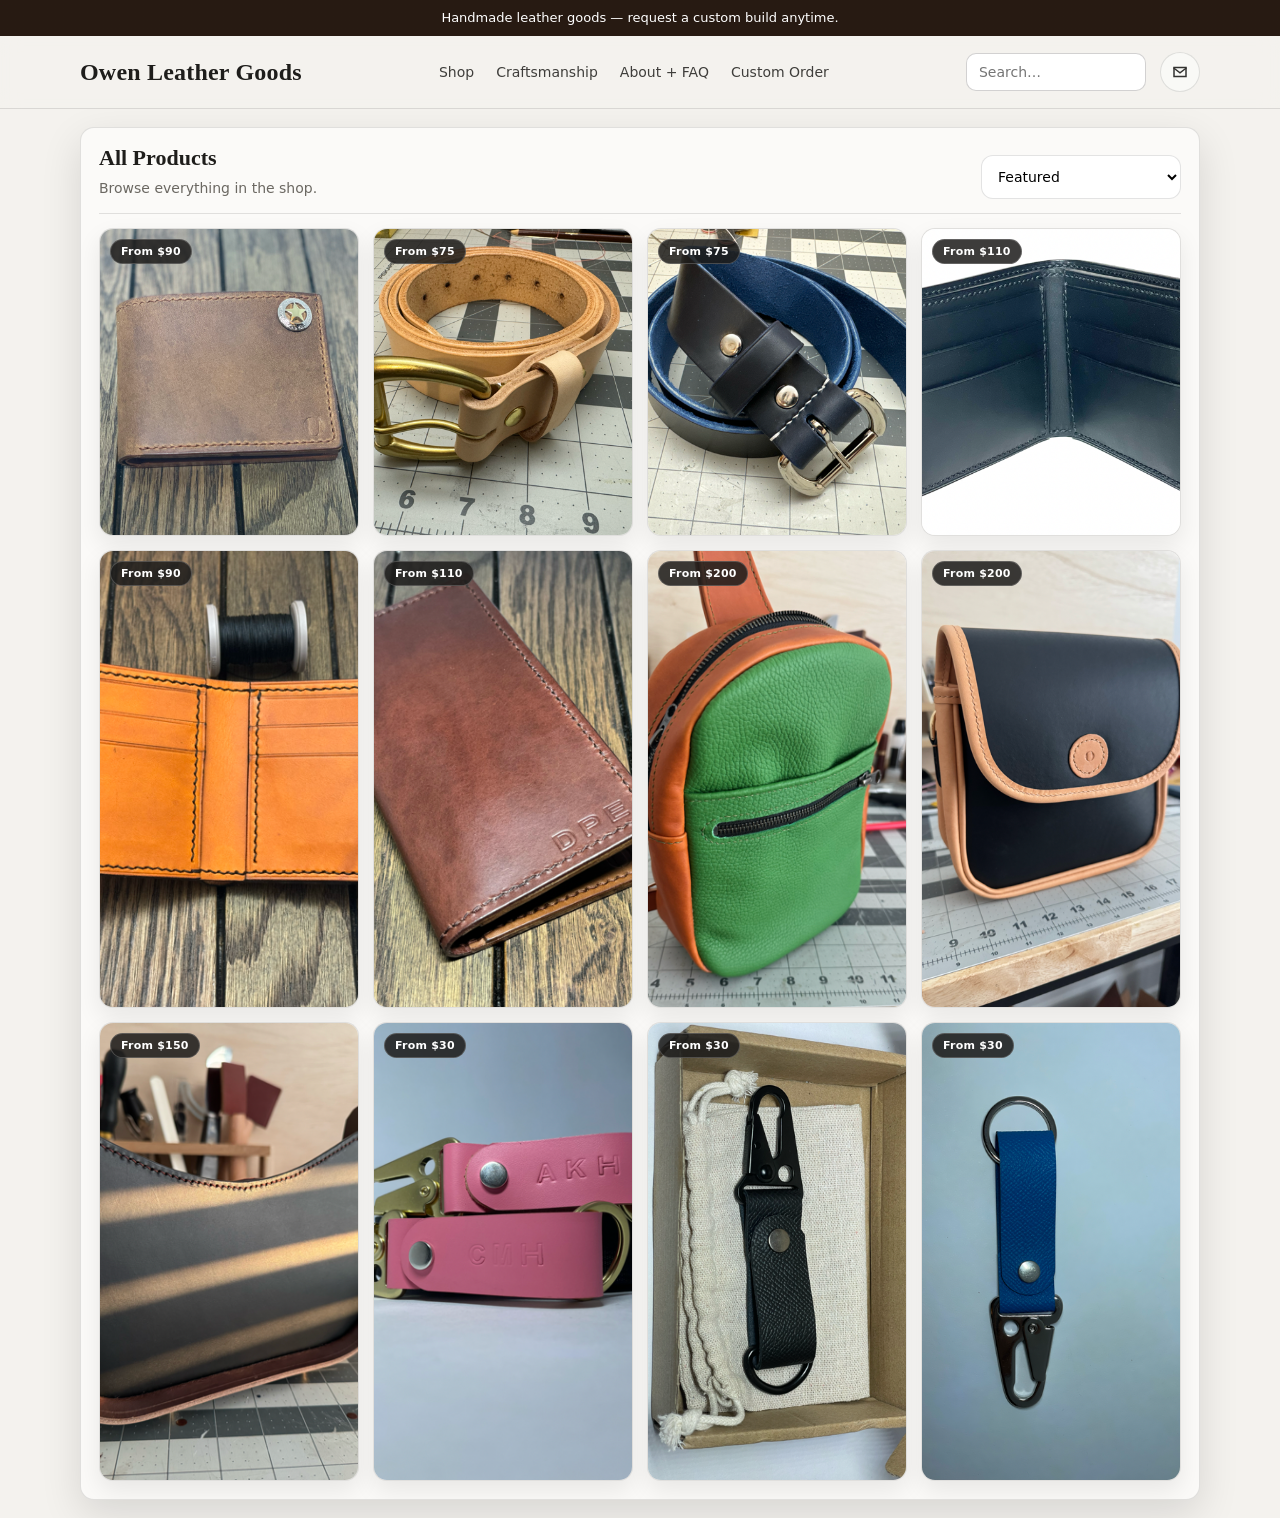
<file: collection.html>
<!doctype html>
<html lang="en">
<head>
  <meta charset="utf-8" />
  <meta name="viewport" content="width=device-width,initial-scale=1" />
  <title>Shop</title>
  <link rel="stylesheet" href="/style.css" />
</head>
<body>
  <header id="siteHeader"></header>

  <main class="container">
    <section class="page">
      <div class="pagePad">
        <div style="display:flex;justify-content:space-between;align-items:end;gap:12px;flex-wrap:wrap">
          <div>
            <h1 class="h2" style="margin:0" id="title">Shop</h1>
            <div class="muted" style="margin-top:8px;font:500 14px/1.5 var(--sans)" id="subtitle"></div>
          </div>
          <select class="select" id="sort" style="min-width:200px">
            <option value="featured">Featured</option>
            <option value="az">Name: A–Z</option>
            <option value="za">Name: Z–A</option>
          </select>
        </div>

        <div class="hr"></div>
        <div class="grid4" id="grid"></div>
      </div>
    </section>
  </main>

  <script type="module" src="/js/pages/collection.js"></script>
</body>
</html>
</file>
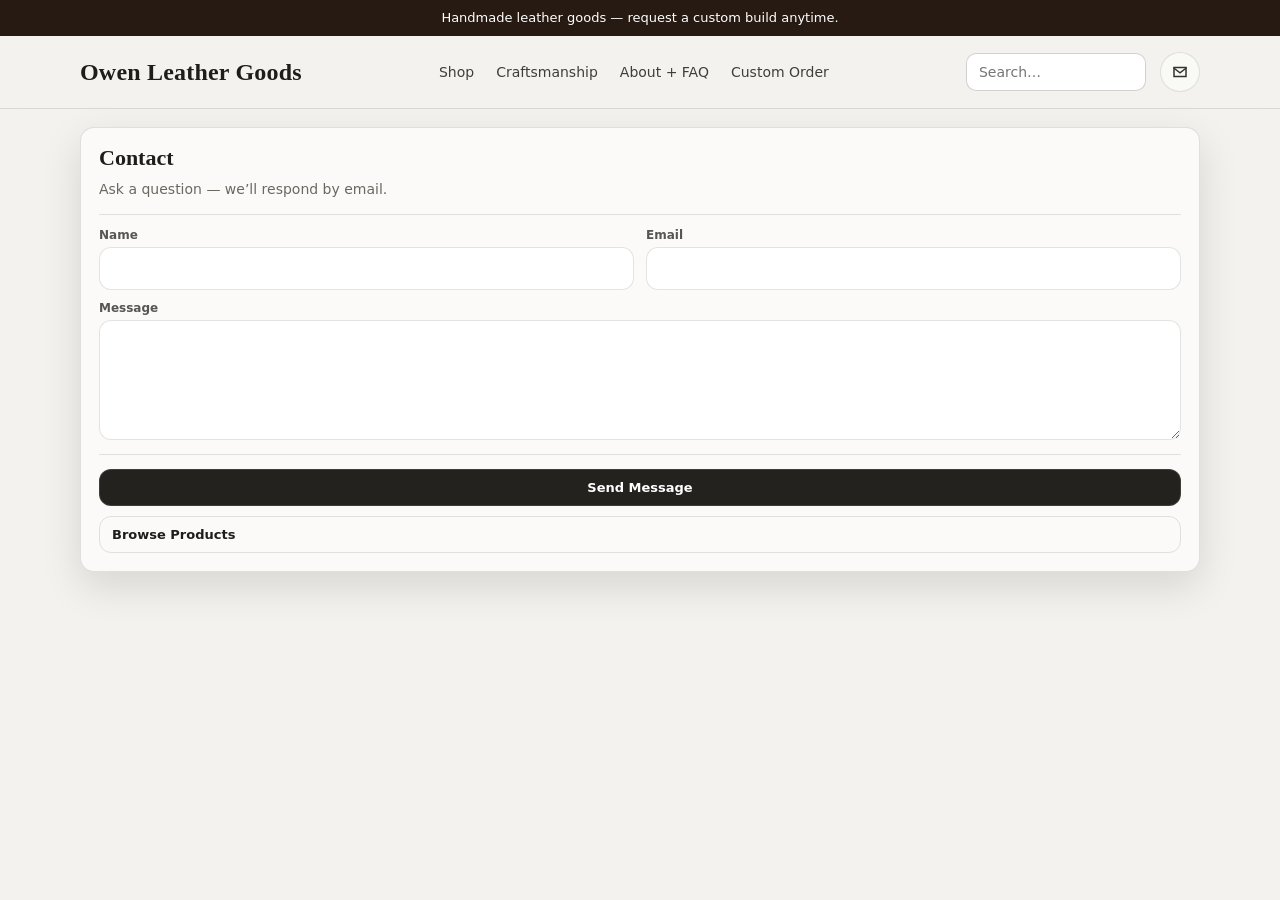
<file: contact.html>
<!doctype html>
<html lang="en">
<head>
  <meta charset="utf-8" />
  <meta name="viewport" content="width=device-width,initial-scale=1" />
  <title>Contact</title>
  <link rel="stylesheet" href="/style.css" />
</head>
<body>
  <header id="siteHeader"></header>

  <main class="container">
    <section class="page">
      <div class="pagePad">
        <h1 class="h2" style="margin:0">Contact</h1>
        <div class="muted" style="margin-top:8px;font:500 14px/1.6 var(--sans)">
          Ask a question — we’ll respond by email.
        </div>

        <div class="hr"></div>

        <form name="contact" method="POST" netlify action="/thank-you.html"
              data-netlify="true" netlify-honeypot="bot-field">
          <input type="hidden" name="form-name" value="contact" />
          <p style="display:none">
            <label>Don’t fill this out: <input name="bot-field" /></label>
          </p>

          <div class="formGrid">
            <div class="field">
              <label>Name</label>
              <input class="text" name="name" required />
            </div>

            <div class="field">
              <label>Email</label>
              <input class="text" name="email" type="email" required />
            </div>
          </div>

          <div class="field" style="margin-top:12px">
            <label>Message</label>
            <textarea class="textarea" name="message" required></textarea>
          </div>

          <div class="hr"></div>

          <div style="display:flex;gap:10px;flex-wrap:wrap">
            <button class="btn" type="submit" id="contactSubmit">Send Message</button>
            <a class="btn secondary" href="/collection.html">Browse Products</a>
          </div>
        </form>
      </div>
    </section>
  </main>

  <script type="module" src="/js/pages/contact.js"></script>
</body>
</html>
</file>
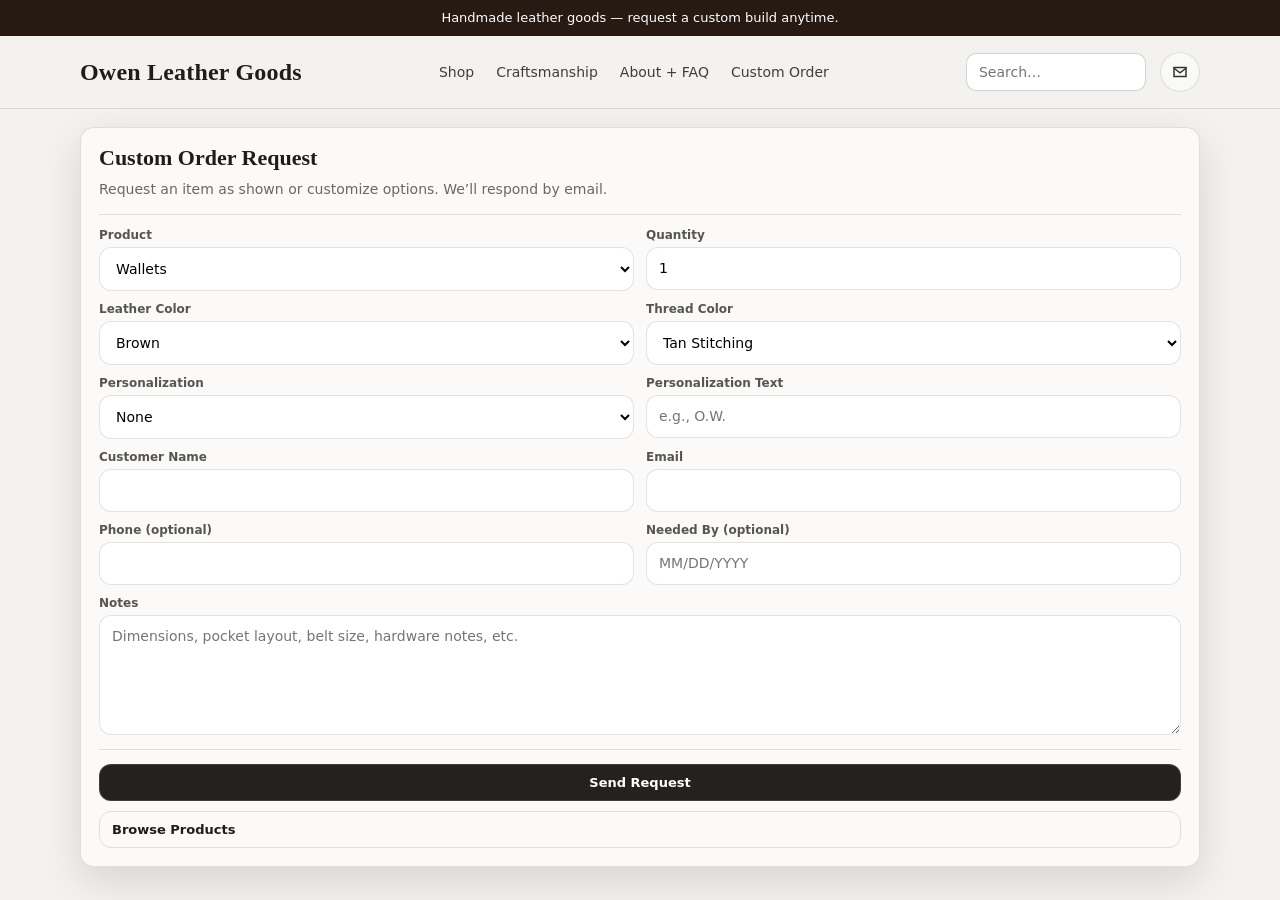
<file: custom.html>
<!doctype html>
<html lang="en">
<head>
  <meta charset="utf-8" />
  <meta name="viewport" content="width=device-width,initial-scale=1" />
  <title>Custom Order</title>
  <link rel="stylesheet" href="/style.css" />
</head>
<body>
  <header id="siteHeader"></header>

  <main class="container">
    <section class="page">
      <div class="pagePad">
        <h1 class="h2" style="margin:0">Custom Order Request</h1>
        <div class="muted" style="margin-top:8px;font:500 14px/1.6 var(--sans)">
          Request an item as shown or customize options. We’ll respond by email.
        </div>

        <div class="hr"></div>

        <form name="custom-order" method="POST" netlify action="/thank-you.html"
              data-netlify="true" netlify-honeypot="bot-field">
          <input type="hidden" name="form-name" value="custom-order" />
          <input type="hidden" name="order_ref" id="orderRef" />
          <p style="display:none">
            <label>Don’t fill this out: <input name="bot-field" /></label>
          </p>

          <div class="formGrid">
            <div class="field">
              <label>Product</label>
              <select class="select" name="product" id="productSelect" required></select>
            </div>

            <div class="field">
              <label>Quantity</label>
              <input class="text" name="quantity" type="number" min="1" value="1" required />
            </div>

            <div class="field">
              <label>Leather Color</label>
              <select class="select" name="leather_color" required>
                <option>Brown</option>
                <option>Dark Brown</option>
                <option>Black</option>
                <option>Tan</option>
                <option>Natural</option>
                <option>Other (specify in notes)</option>
              </select>
            </div>

            <div class="field">
              <label>Thread Color</label>
              <select class="select" name="thread_color" required>
                <option>Tan Stitching</option>
                <option>Brown Stitching</option>
                <option>Black Stitching</option>
                <option>White Stitching</option>
                <option>Other (specify in notes)</option>
              </select>
            </div>

            <div class="field">
              <label>Personalization</label>
              <select class="select" name="personalization">
                <option value="none">None</option>
                <option value="initials">Initials</option>
                <option value="name">Name</option>
              </select>
            </div>

            <div class="field">
              <label>Personalization Text</label>
              <input class="text" name="personalization_text" placeholder="e.g., O.W." />
            </div>

            <div class="field">
              <label>Customer Name</label>
              <input class="text" name="customer_name" required />
            </div>

            <div class="field">
              <label>Email</label>
              <input class="text" name="email" type="email" required />
            </div>

            <div class="field">
              <label>Phone (optional)</label>
              <input class="text" name="phone" />
            </div>

            <div class="field">
              <label>Needed By (optional)</label>
              <input class="text" name="needed_by" placeholder="MM/DD/YYYY" />
            </div>
          </div>

          <div class="field" style="margin-top:12px">
            <label>Notes</label>
            <textarea class="textarea" name="notes" placeholder="Dimensions, pocket layout, belt size, hardware notes, etc."></textarea>
          </div>

          <div class="hr"></div>

          <div style="display:flex;gap:10px;flex-wrap:wrap">
            <button class="btn" type="submit" id="submitBtn">Send Request</button>
            <a class="btn secondary" href="/collection.html">Browse Products</a>
          </div>
        </form>
      </div>
    </section>
  </main>

  <script type="module" src="/js/pages/custom.js"></script>
</body>
</html>
</file>
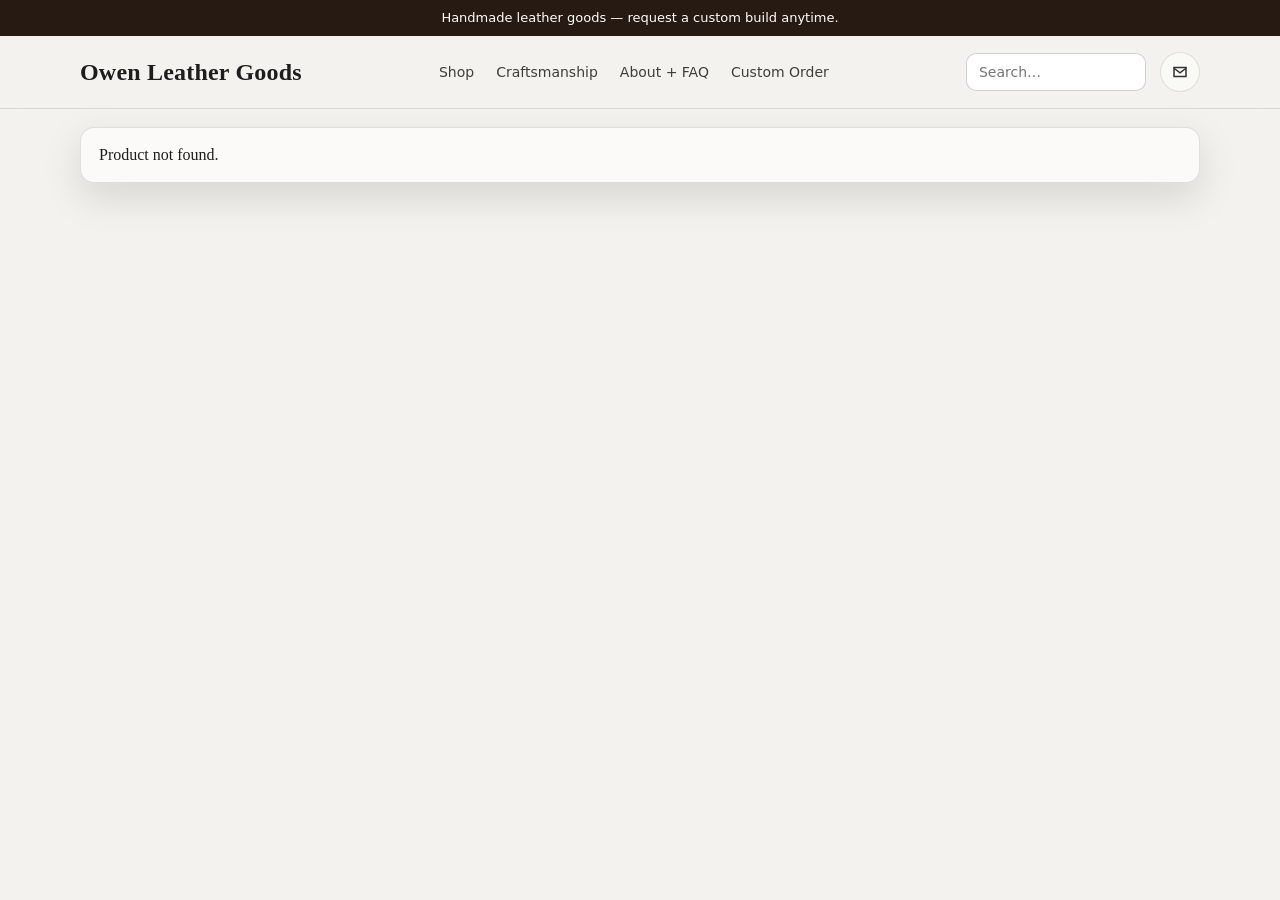
<file: product.html>
<!doctype html>
<html lang="en">
<head>
  <meta charset="utf-8" />
  <meta name="viewport" content="width=device-width,initial-scale=1" />
  <title>Product</title>
  <link rel="stylesheet" href="/style.css" />
</head>
<body>
  <header id="siteHeader"></header>

  <main class="container">
    <section class="page">
      <div class="productLayout" id="productRoot"></div>
    </section>
  </main>

  <script type="module" src="/js/pages/product.js"></script>
</body>
</html>
</file>
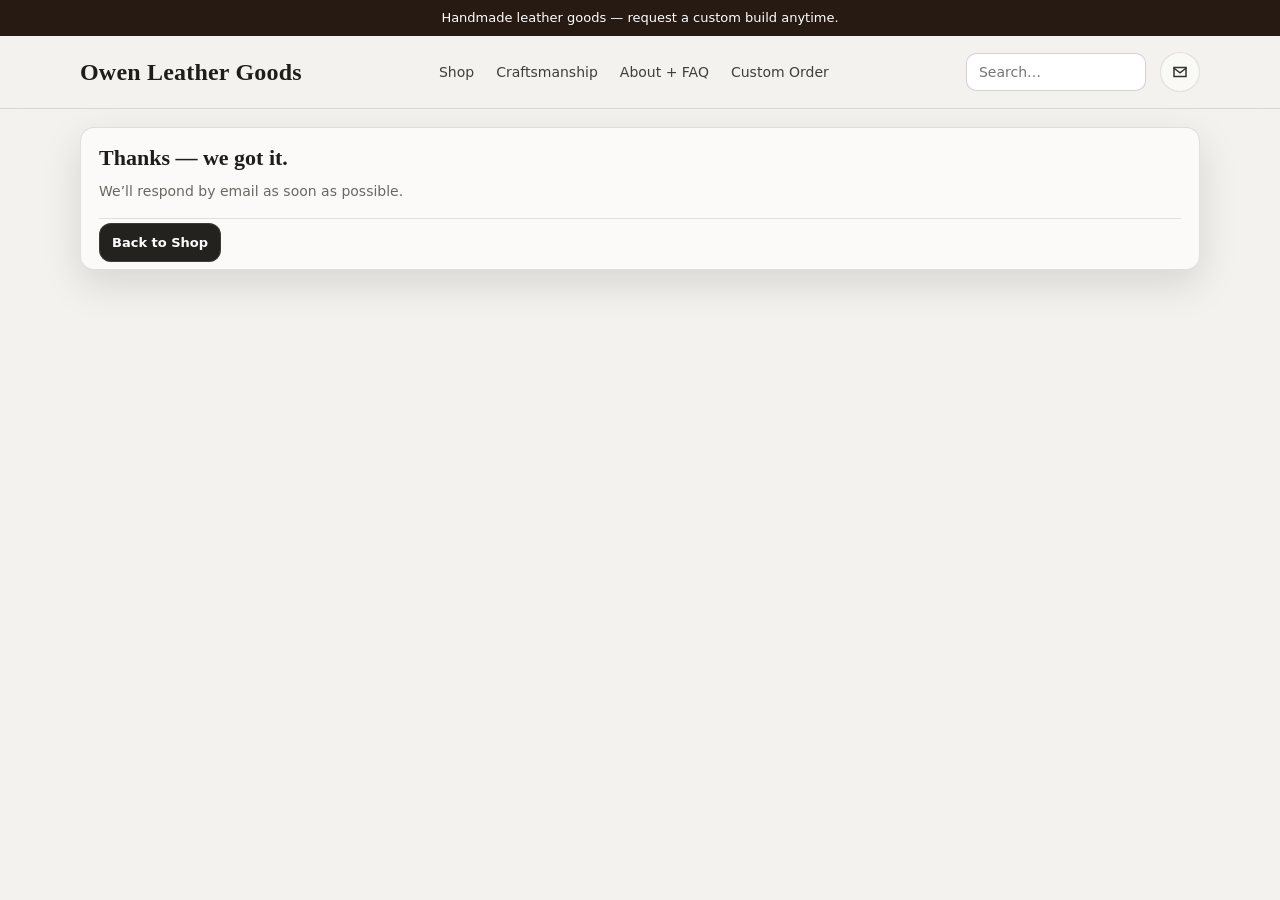
<file: thank-you.html>
<!doctype html>
<html lang="en">
<head>
  <meta charset="utf-8" />
  <meta name="viewport" content="width=device-width,initial-scale=1" />
  <title>Thank You</title>
  <link rel="stylesheet" href="/style.css" />
</head>
<body>
  <header id="siteHeader"></header>

  <main class="container">
    <section class="page">
      <div class="pagePad" id="pad">
        <h1 class="h2" style="margin:0">Thanks — we got it.</h1>
        <div class="muted" style="margin-top:10px;font:500 14px/1.7 var(--sans)">
          We’ll respond by email as soon as possible.
        </div>
        <div class="hr"></div>
        <a class="btn" href="/collection.html">Back to Shop</a>
      </div>
    </section>
  </main>

  <script type="module">
    import { boot } from "/js/app.js";
    await boot();

    const pad = document.getElementById("pad");
    const type = sessionStorage.getItem("last_request_type");
    const ref = sessionStorage.getItem("last_request_ref");

    if (type === "custom" && ref) {
      const div = document.createElement("div");
      div.className = "badge";
      div.style.marginTop = "12px";
      div.innerHTML = `Your Request Ref: <b>${ref}</b>`;
      pad.appendChild(div);
    }

    // cleanup
    sessionStorage.removeItem("last_request_type");
    sessionStorage.removeItem("last_request_ref");
  </script>
</body>
</html>
</file>
<file: style.css>
:root{
  --bg:#f4f2ee;
  --paper:#fbfaf8;
  --ink:#1e1d1b;
  --muted:#6b6862;
  --line:rgba(30,29,27,.12);
  --brand:#6a3b22;
  --shadow:0 14px 40px rgba(0,0,0,.12);
  --radius:14px;
  --radius-sm:10px;
  --max:1160px;
  --font: ui-serif, Georgia, "Times New Roman", Times, serif;
  --sans: ui-sans-serif, system-ui, -apple-system, Segoe UI, Roboto, Helvetica, Arial;
}

*{box-sizing:border-box}
html,body{margin:0;padding:0;background:var(--bg);color:var(--ink)}
a{color:inherit;text-decoration:none}
img{max-width:100%;display:block}
.container{max-width:var(--max);margin:0 auto;padding:0 20px}

.announcement{
  background:linear-gradient(0deg, rgba(0,0,0,.10), rgba(0,0,0,.10)), #2b1d14;
  color:#fff; font: 500 13px/1.2 var(--sans);
  padding:10px 0; text-align:center;
}

.header{
  position:sticky; top:0; z-index:30;
  background:rgba(244,242,238,.84);
  backdrop-filter: blur(10px);
  border-bottom:1px solid var(--line);
}
.navbar{
  display:flex; align-items:center; justify-content:space-between;
  padding:16px 0;
  gap:14px;
}
.brand{
  font: 700 24px/1 var(--font);
  letter-spacing:.2px;
  flex-shrink:0;
}
.navlinks{
  display:flex; gap:22px;
  font: 500 14px/1 var(--sans);
}
.navlinks a{color:rgba(30,29,27,.85)}
.navlinks a:hover{color:var(--ink)}
.navicons{display:flex; align-items:center; gap:14px}
.iconbtn{
  width:40px;height:40px;border-radius:999px;
  border:1px solid var(--line);
  background:rgba(251,250,248,.8);
  display:grid; place-items:center;
  cursor:pointer;
}
.menuToggle.iconbtn{display:none}
.iconbtn:hover{transform:translateY(-1px)}
.icon{width:18px;height:18px;opacity:.9}

.hero{
  margin:18px auto 18px;
  background:var(--paper);
  border:1px solid var(--line);
  border-radius:var(--radius);
  overflow:hidden;
  box-shadow:var(--shadow);
}
.heroMedia{height:360px;background:#ddd; position:relative}
.heroMedia img{width:100%;height:100%;object-fit:cover}
.heroOverlay{
  position:absolute; left:28px; top:50%;
  transform:translateY(-50%);
  color:#fff;
  text-shadow:0 10px 30px rgba(0,0,0,.35);
}
.heroTitle{font: 700 46px/1.05 var(--font); margin:0 0 14px}
.heroBtn{
  display:inline-flex; align-items:center; gap:10px;
  background:rgba(106,59,34,.95);
  color:#fff; padding:12px 18px;
  border-radius:12px;
  font: 600 14px/1 var(--sans);
  border:1px solid rgba(255,255,255,.15);
}
.heroBtn:hover{filter:brightness(1.05)}

.section{margin:20px 0}
.h2{font: 700 22px/1.1 var(--font); margin:0 0 14px}
.grid3{display:grid;grid-template-columns:repeat(3,1fr);gap:14px}
.grid4{display:grid;grid-template-columns:repeat(4,1fr);gap:14px}

.card{
  background:var(--paper);
  border:1px solid var(--line);
  border-radius:var(--radius);
  overflow:hidden;
  box-shadow: 0 10px 25px rgba(0,0,0,.08);
}
.cardMedia{
  aspect-ratio: 16/10;
  background:#ddd;
  position:relative;
}
.cardMedia img{width:100%;height:100%;object-fit:cover}
.cardBody{padding:14px}
.cardTitle{font:700 16px/1.2 var(--font); margin:0 0 6px}
.cardCollection{
  font:600 12px/1.2 var(--sans);
  color:rgba(30,29,27,.62);
  text-transform:uppercase;
  letter-spacing:.06em;
}
.cardPriceTag{
  position:absolute;
  left:10px;
  top:10px;
  z-index:2;
  background:rgba(30,29,27,.86);
  color:#fff;
  border:1px solid rgba(255,255,255,.2);
  border-radius:999px;
  padding:6px 10px;
  font:700 11px/1 var(--sans);
  letter-spacing:.02em;
}
.cardMeta{display:flex;justify-content:space-between;align-items:center;gap:10px}
.btn{
  width:100%;
  background:#23221f;color:#fff;
  border:1px solid rgba(255,255,255,.12);
  border-radius:12px;
  padding:11px 12px;
  font:600 13px/1 var(--sans);
  cursor:pointer;
}
.btn:hover{filter:brightness(1.04)}
.btn.secondary{
  background:transparent;color:var(--ink);
  border:1px solid var(--line);
}
.btn.secondary:hover{background:rgba(0,0,0,.03)}

.featureStrip{
  background:var(--paper);
  border:1px solid var(--line);
  border-radius:var(--radius);
  padding:16px;
  display:flex; gap:18px; justify-content:space-around;
  flex-wrap:wrap;
  font: 600 13px/1.2 var(--sans);
  color:rgba(30,29,27,.85);
}

.page{
  margin:18px auto;
  background:var(--paper);
  border:1px solid var(--line);
  border-radius:var(--radius);
  overflow:hidden;
  box-shadow:var(--shadow);
}
.pagePad{padding:18px}

.productLayout{
  display:grid; grid-template-columns: 1.1fr .9fr; gap:0;
}
.gallery{
  padding:18px; border-right:1px solid var(--line);
}
.galleryMain{
  border-radius:var(--radius-sm);
  overflow:hidden;
  border:1px solid var(--line);
  background:#f0ede8;
  aspect-ratio: 4/3;
  max-height:560px;
}
.galleryMain img{
  width:100%;
  height:100%;
  object-fit:cover;
}
.thumbs{
  margin-top:12px;
  display:flex; gap:10px; flex-wrap:wrap;
}
.thumb{
  width:72px;height:72px;border-radius:12px;
  border:1px solid var(--line);
  overflow:hidden; background:#ddd;
  cursor:pointer;
}
.thumb img{width:100%;height:100%;object-fit:cover}

.pinfo{padding:18px}
.ptitle{font: 800 28px/1.1 var(--font); margin:0 0 10px}
.hr{height:1px;background:var(--line);margin:14px 0}

.muted{color:var(--muted)}

.highlights{
  margin:10px 0 0;
  padding:0;
  list-style:none;
  display:grid;
  gap:8px;
}
.highlights li{
  display:flex; gap:10px; align-items:flex-start;
  font:600 14px/1.35 var(--sans);
  color:rgba(30,29,27,.86);
}
.highlights li::before{
  content:"•";
  color:rgba(106,59,34,.95);
  font-weight:900;
  line-height:1;
  margin-top:2px;
}

.drawer{
  border:1px solid var(--line);
  border-radius:14px;
  overflow:hidden;
  margin-top:10px;
}
.drawer summary{
  list-style:none;
  cursor:pointer;
  padding:12px 12px;
  font:700 13px/1 var(--sans);
  background:rgba(0,0,0,.02);
  display:flex; align-items:center; justify-content:space-between;
}
.drawer summary::-webkit-details-marker{display:none}
.drawer .body{
  padding:12px;
  font:500 14px/1.5 var(--sans);
  color:rgba(30,29,27,.86);
}

.relatedGrid{display:grid; grid-template-columns:repeat(3,1fr); gap:14px}

.formGrid{
  display:grid; grid-template-columns:1fr 1fr; gap:12px;
}
label{font:700 12px/1 var(--sans); color:rgba(30,29,27,.75)}
.field{display:flex; flex-direction:column; gap:6px}
.select, .text, .textarea{
  padding:12px 12px;
  border-radius:12px;
  border:1px solid var(--line);
  background:#fff;
  font:500 14px/1.2 var(--sans);
  outline:none;
}
.textarea{min-height:120px; resize:vertical}

.badge{
  margin-top:10px;
  padding:10px 12px;
  border-radius:14px;
  border:1px dashed rgba(106,59,34,.45);
  background:rgba(106,59,34,.06);
  font:600 13px/1.35 var(--sans);
  color:rgba(30,29,27,.85);
}

.footer{
  margin:26px 0 0;
  background:#2b1d14;
  color:#fff;
  padding:22px 0;
}
.footerGrid{
  display:grid; grid-template-columns: 2fr 1fr 1fr; gap:18px;
  align-items:start;
}
.footerTitle{font:700 16px/1.2 var(--font); margin:0 0 10px}
.footer p{margin:0;color:rgba(255,255,255,.85); font: 500 13px/1.5 var(--sans)}
.newsRow{display:flex; gap:10px; margin-top:10px}
.input{
  width:100%;
  padding:12px 12px;
  border-radius:12px;
  border:1px solid rgba(255,255,255,.2);
  background:rgba(255,255,255,.08);
  color:#fff;
  outline:none;
  font:500 14px/1 var(--sans);
}
.small{font:500 12px/1.4 var(--sans); color:rgba(255,255,255,.72)}

@media (max-width: 920px){
  .grid4{grid-template-columns:repeat(2,1fr)}
  .grid3{grid-template-columns:repeat(2,1fr)}
  .productLayout{grid-template-columns:1fr}
  .gallery{border-right:none;border-bottom:1px solid var(--line)}
  .relatedGrid{grid-template-columns:repeat(2,1fr)}
  .footerGrid{grid-template-columns:1fr}
}

.searchForm {
  display: flex;
  align-items: center;
}

.searchForm input {
  height: 38px;
  padding: 0 12px;
  border-radius: 10px;
  border: 1px solid rgba(30,29,27,.2);
  background: #fff;
  font: 500 14px var(--sans);
  width: 180px;
  transition: all .2s ease;
}

.searchForm input:focus {
  outline: none;
  border-color: var(--brand);
  box-shadow: 0 0 0 2px rgba(106,59,34,.15);
}

@media (max-width: 900px) {
  .searchForm input {
    width: 120px;
  }
}

@media (max-width: 760px){
  .container{padding:0 14px}
  .navbar{padding:12px 0}
  .brand{font-size:21px}
  .heroMedia{height:300px}
  .heroOverlay{
    left:16px; right:16px; top:auto; bottom:16px;
    transform:none;
  }
  .heroTitle{font-size:34px; margin-bottom:10px}
  .heroBtn{padding:11px 14px}
  .pagePad{padding:14px}
  .ptitle{font-size:24px}
  .formGrid{grid-template-columns:1fr}
  .newsRow{flex-direction:column}
}

@media (max-width: 620px){
  .grid4,
  .grid3,
  .relatedGrid{grid-template-columns:1fr}
  .thumb{width:62px;height:62px}
  .featureStrip{
    flex-direction:column;
    gap:10px;
    align-items:flex-start;
  }
}

@media (max-width: 900px){
  .navbar{
    flex-wrap:wrap;
    align-items:center;
  }
  .menuToggle.iconbtn{
    display:grid;
    margin-left:auto;
    order:2;
  }
  .navicons{
    order:3;
    width:100%;
    margin-left:0;
    gap:10px;
  }
  .navicons .searchForm{
    display:flex;
    flex:1;
  }
  .navicons .searchForm input{
    width:100%;
    min-width:0;
  }
  .navlinks{
    order:4;
    display:none;
    width:100%;
    flex-direction:column;
    gap:0;
    background:var(--paper);
    border:1px solid var(--line);
    border-radius:12px;
    overflow:hidden;
  }
  .header.nav-open .navlinks{
    display:flex;
  }
  .navlinks a{
    padding:12px 14px;
    border-top:1px solid var(--line);
  }
  .navlinks a:first-child{
    border-top:none;
  }
}

.richText p {
  font: 500 15px/1.8 var(--sans);
  color: rgba(30,29,27,.86);
  margin-bottom: 18px;
}

.richText h3 {
  font: 700 16px/1.4 var(--sans);
  margin: 24px 0 8px;
}

.photoGrid3{
  display:grid;
  grid-template-columns:repeat(3,1fr);
  gap:12px;
}
.storyGallery{
  display:grid;
  grid-template-columns:1fr 1fr;
  gap:12px;
  margin:10px 0 2px;
}
.photoTile{
  margin:0;
  border:1px solid var(--line);
  border-radius:12px;
  overflow:hidden;
  background:#ece8e1;
}
.photoTile img{
  width:100%;
  height:100%;
  min-height:180px;
  max-height:280px;
  object-fit:cover;
}
.photoTile figcaption{
  padding:9px 10px;
  font:700 12px/1.2 var(--sans);
  color:rgba(30,29,27,.74);
  text-transform:uppercase;
  letter-spacing:.04em;
  background:rgba(255,255,255,.6);
}
.workshopShowcase{
  display:grid;
  grid-template-columns:1.5fr 1fr;
  gap:12px;
}
.workshopMain,
.workshopSide{
  border-radius:12px;
  overflow:hidden;
  border:1px solid var(--line);
  background:#e9e4db;
}
.workshopMain{
  aspect-ratio: 16/9;
}
.workshopSide{
  aspect-ratio: 4/3;
}
.workshopMain img,
.workshopSide img{
  width:100%;
  height:100%;
  object-fit:cover;
}
.photoCredit{
  font:500 12px/1.4 var(--sans);
  color:rgba(30,29,27,.62);
}

@media (max-width: 900px){
  .photoGrid3{
    grid-template-columns:1fr;
  }
  .storyGallery{
    grid-template-columns:1fr;
  }
  .workshopShowcase{
    grid-template-columns:1fr;
  }
  .workshopSide{
    aspect-ratio:16/9;
  }
}


/* ===== Craftsmanship Page ===== */

.craftsmanshipPage{
  background:
    linear-gradient(to bottom, rgba(255,255,255,.28), rgba(255,255,255,0)),
    var(--paper);
}

.craftsmanshipPad{
  padding:26px;
}

.craftIntro{
  max-width:760px;
  margin:4px auto 24px;
  text-align:center;
}

.eyebrow{
  margin:0 0 10px;
  font:700 11px/1 var(--sans);
  letter-spacing:.16em;
  text-transform:uppercase;
  color:rgba(30,29,27,.58);
}

.craftTitle{
  margin:0;
  font:700 clamp(32px,5vw,52px)/1.02 var(--font);
  letter-spacing:-.02em;
}

.craftLead{
  max-width:680px;
  margin:14px auto 0;
  font:500 16px/1.75 var(--sans);
  color:rgba(30,29,27,.76);
}

.craftHeroGrid{
  display:grid;
  grid-template-columns:1.35fr 1fr 1fr;
  gap:14px;
  margin:22px 0 18px;
}

.craftHeroGrid .photoTile{
  position:relative;
  margin:0;
  border:1px solid var(--line);
  border-radius:16px;
  overflow:hidden;
  background:#ece8e1;
  box-shadow:0 8px 24px rgba(0,0,0,.05);
  transition:transform .22s ease, box-shadow .22s ease;
}

.craftHeroGrid .photoTile:hover{
  transform:translateY(-2px);
  box-shadow:0 14px 30px rgba(0,0,0,.08);
}

.craftHeroGrid .photoTile.feature{
  grid-row:span 2;
}

.craftHeroGrid .photoTile img{
  width:100%;
  height:100%;
  min-height:220px;
  object-fit:cover;
}

.craftHeroGrid .photoTile.feature img{
  min-height:100%;
}

.craftHeroGrid .photoTile figcaption{
  position:absolute;
  left:12px;
  bottom:12px;
  padding:8px 10px;
  border-radius:999px;
  background:rgba(251,250,248,.9);
  backdrop-filter:blur(8px);
  border:1px solid rgba(30,29,27,.08);
  font:700 11px/1 var(--sans);
  color:rgba(30,29,27,.82);
  text-transform:uppercase;
  letter-spacing:.08em;
}

.tanneryStrip{
  display:flex;
  flex-wrap:wrap;
  gap:10px;
  justify-content:center;
  margin:6px 0 24px;
}

.tanneryPill{
  padding:10px 14px;
  border-radius:999px;
  background:rgba(255,255,255,.72);
  border:1px solid var(--line);
  font:700 11px/1 var(--sans);
  letter-spacing:.08em;
  text-transform:uppercase;
  color:rgba(30,29,27,.7);
}

.craftText{
  max-width:760px;
  margin:0 auto;
  padding:28px 30px;
  background:rgba(255,255,255,.44);
  border:1px solid rgba(30,29,27,.08);
  border-radius:20px;
}

.craftText h3{
  margin:34px 0 10px;
  font:700 13px/1.2 var(--sans);
  letter-spacing:.14em;
  text-transform:uppercase;
  color:rgba(30,29,27,.84);
}

.craftText h3:first-child{
  margin-top:0;
}

.craftText h3::after{
  content:"";
  display:block;
  width:42px;
  height:1px;
  margin-top:10px;
  background:rgba(106,59,34,.34);
}

.craftText p{
  margin:0 0 18px;
  font:500 15px/1.9 var(--sans);
  color:rgba(30,29,27,.82);
}

.craftText p + p{
  margin-top:-4px;
}

.craftCta{
  margin:24px auto 0;
  max-width:760px;
  display:flex;
  align-items:center;
  justify-content:space-between;
  gap:18px;
  padding:20px 22px;
  border:1px solid var(--line);
  border-radius:18px;
  background:linear-gradient(180deg, rgba(255,255,255,.6), rgba(255,255,255,.35));
}

.craftCta h3{
  margin:0 0 6px;
  font:700 22px/1.1 var(--font);
}

.craftCta p{
  margin:0;
}

.craftBtn{
  width:auto;
  min-width:220px;
  padding:14px 18px;
  border-radius:14px;
  box-shadow:0 10px 20px rgba(0,0,0,.08);
}

@media (max-width: 900px){
  .craftHeroGrid{
    grid-template-columns:1fr 1fr;
  }

  .craftHeroGrid .photoTile.feature{
    grid-column:1 / -1;
    grid-row:auto;
  }
}

@media (max-width: 760px){
  .craftsmanshipPad{
    padding:16px;
  }

  .craftLead{
    font-size:15px;
  }

  .craftHeroGrid{
    grid-template-columns:1fr;
  }

  .craftText{
    padding:20px 18px;
    border-radius:16px;
  }

  .craftCta{
    flex-direction:column;
    align-items:stretch;
    padding:18px;
  }

  .craftBtn{
    width:100%;
    min-width:0;
  }
}
</file>
